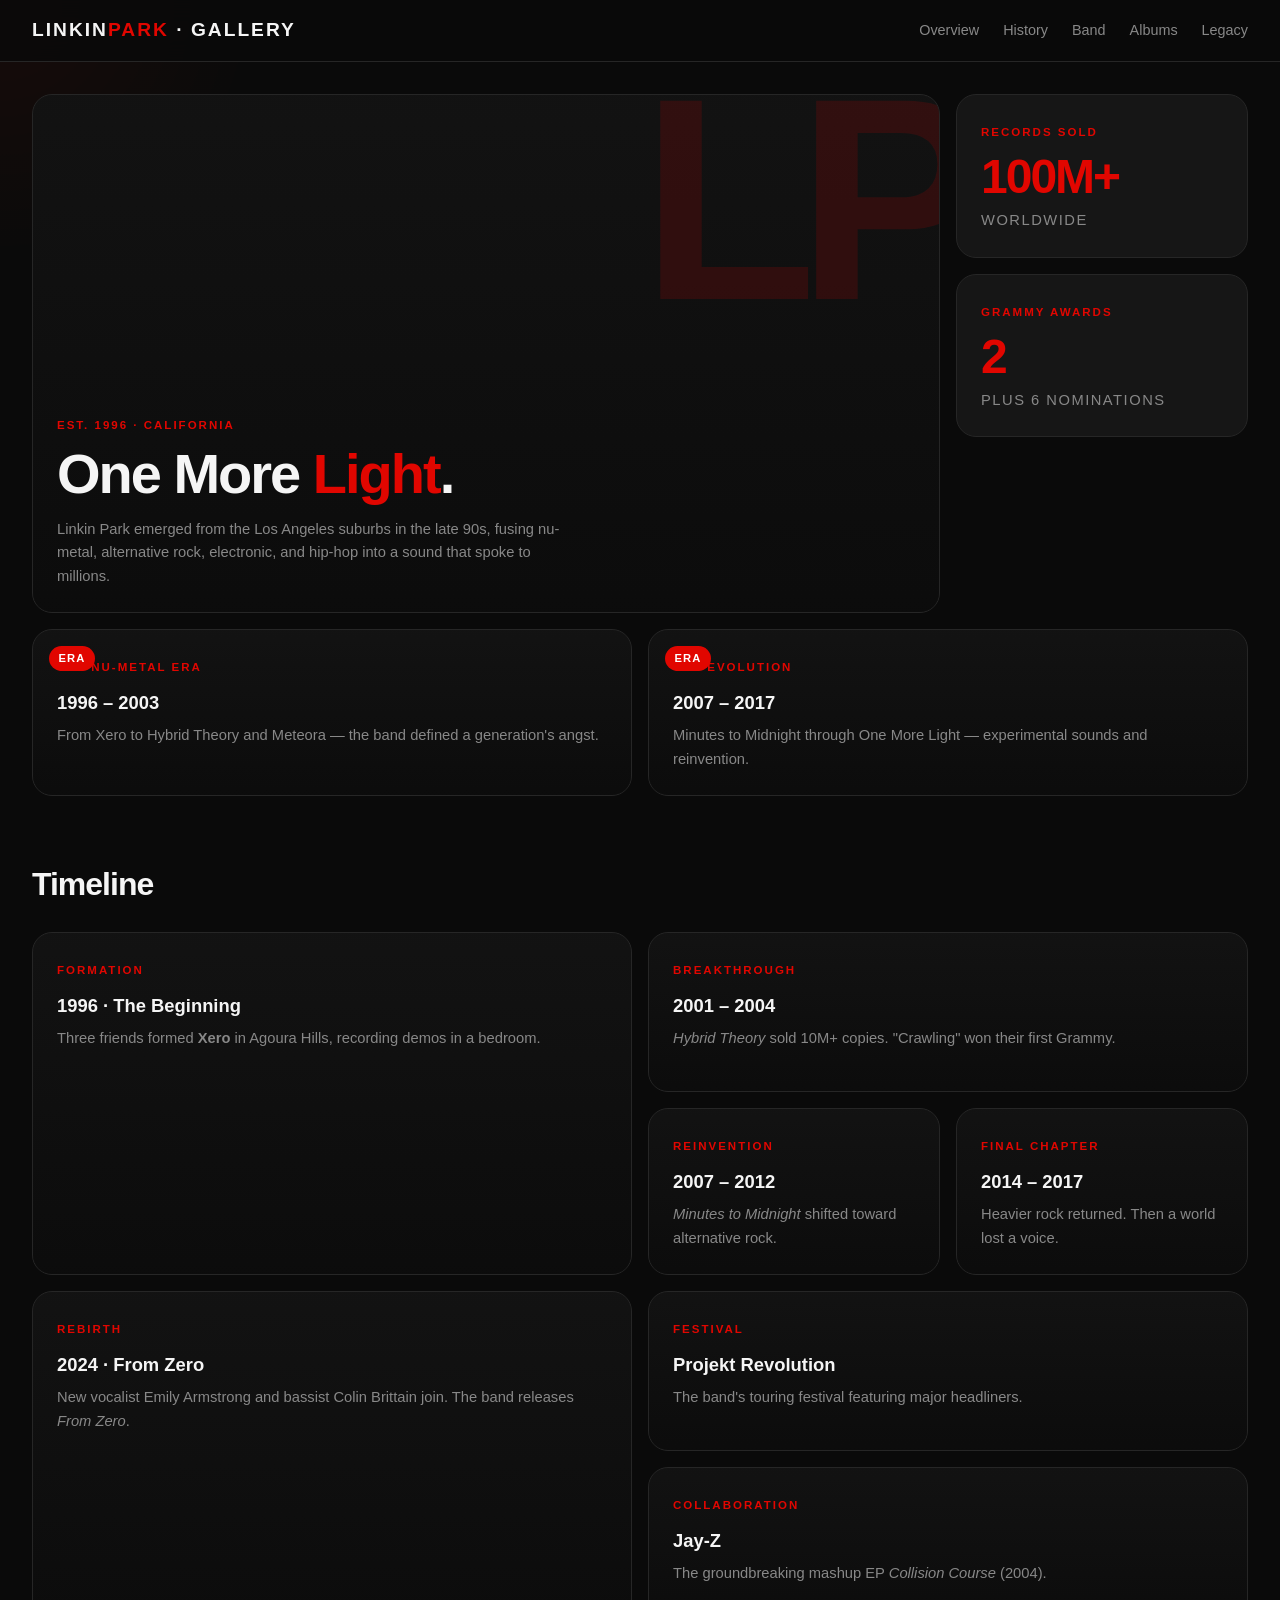
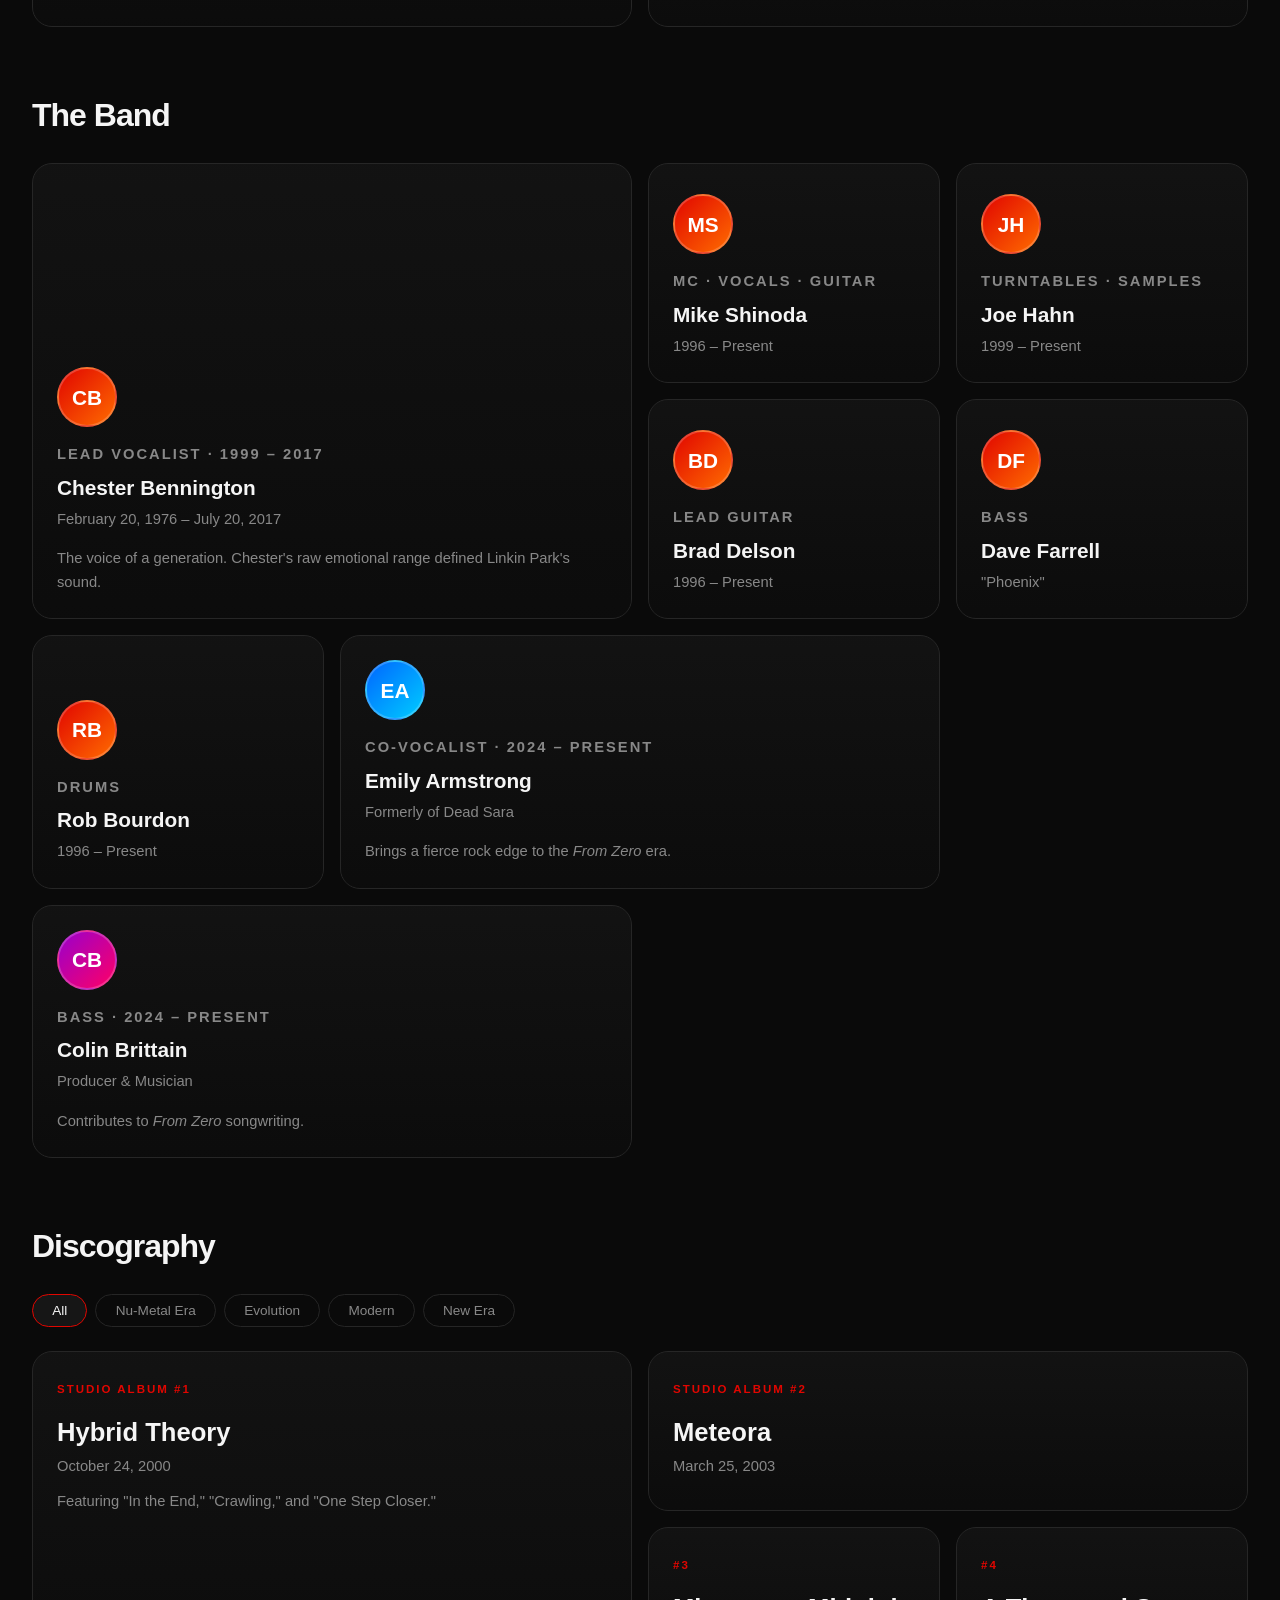
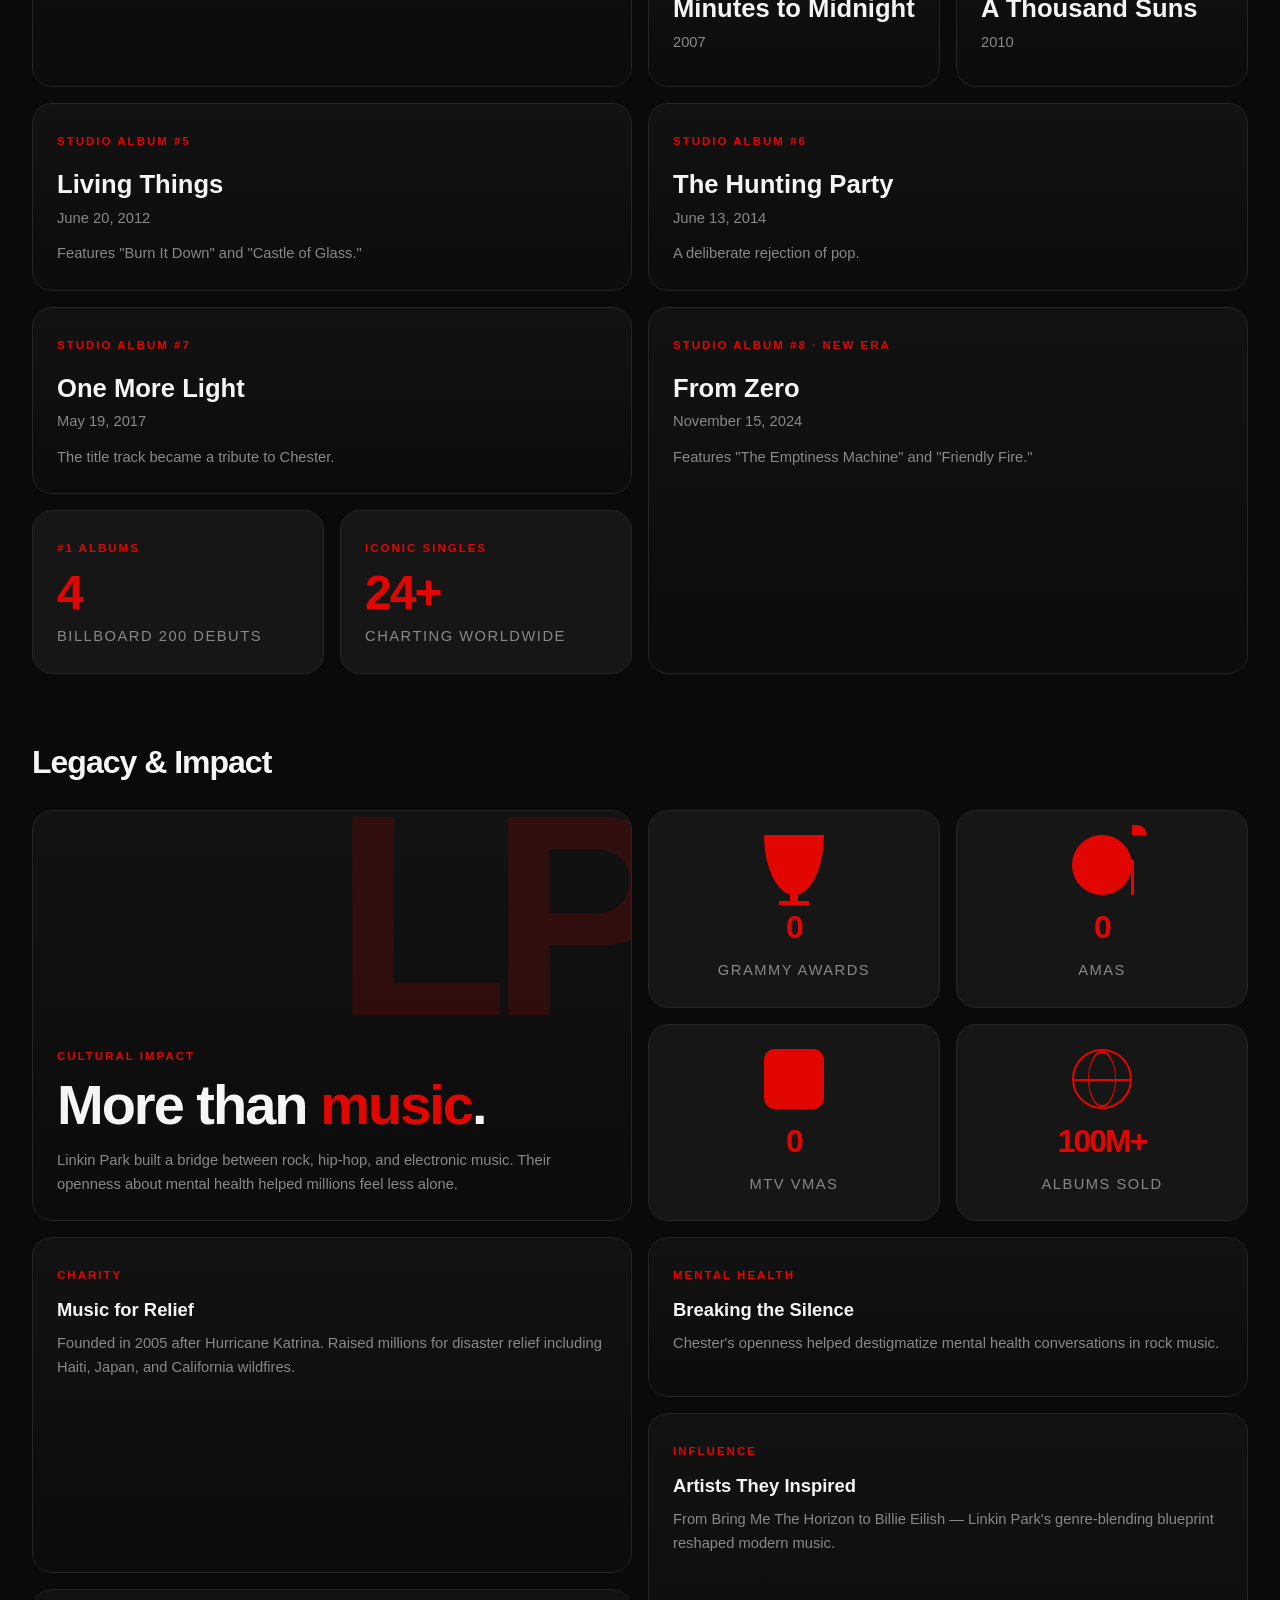
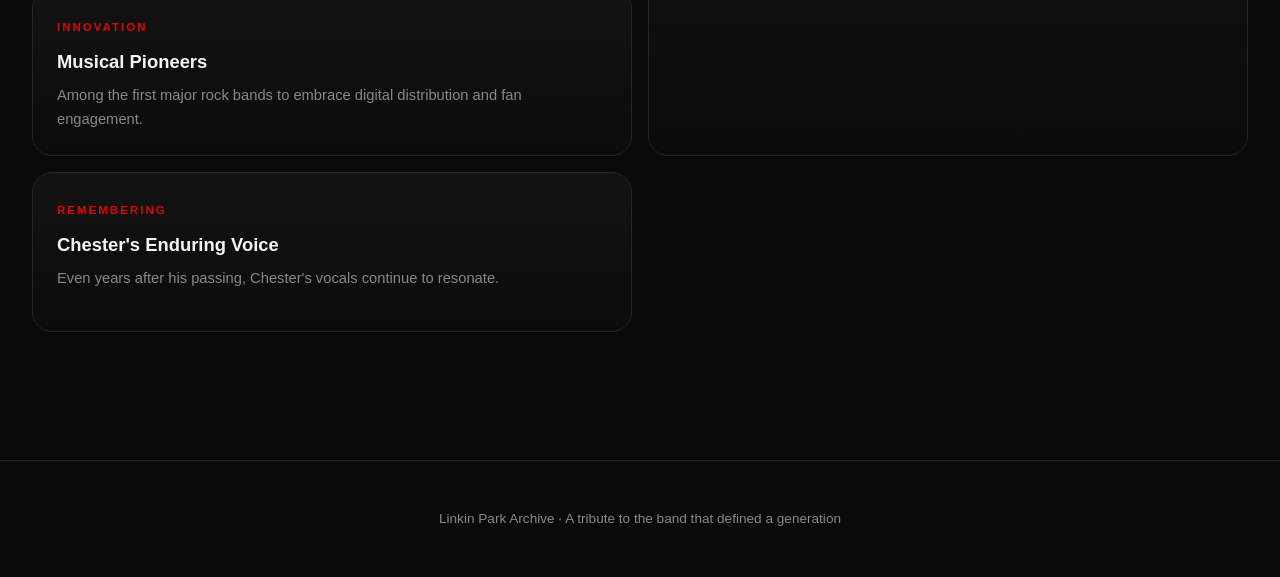
<file: Activity 1 Bento/index.html>
<!DOCTYPE html>
<html lang="en">
<head>
  <meta charset="UTF-8">
  <meta name="viewport" content="width=device-width, initial-scale=1.0">
  <title>Linkin Park — Gallery</title>
  <link rel="stylesheet" href="stylee.css">
</head>
<body>

<div class="cursor-glow" id="cursorGlow"></div>

<header class="header">
  <div class="header__brand">LINKIN<span>PARK</span> · GALLERY</div>
  <nav class="header__nav">
    <a href="#hero" class="header__link">Overview</a>
    <a href="#history" class="header__link">History</a>
    <a href="#members" class="header__link">Band</a>
    <a href="#discography" class="header__link">Albums</a>
    <a href="#legacy" class="header__link">Legacy</a>
  </nav>
</header>

<main class="gallery">

  <!-- OVERVIEW -->
  <section class="gallery__section" id="hero">
    <div class="bento">
      <article class="card card--hero card--span-3 card--row-3 reveal"
               data-gallery
               data-image="https://images.unsplash.com/photo-1501386761578-eac5c94b800a?w=1600"
               data-title="One More Light"
               data-caption="Est. 1996 · California — The band that redefined rock.">
        <div class="card__img" style="background-image:url('https://images.unsplash.com/photo-1501386761578-eac5c94b800a?w=1200')"></div>
        <div class="card__overlay"></div>
        <div class="card__inner">
          <span class="card__tag">Est. 1996 · California</span>
          <h1 class="card__headline">One More <span class="text--accent">Light</span>.</h1>
          <p class="card__body">Linkin Park emerged from the Los Angeles suburbs in the late 90s, fusing nu-metal, alternative rock, electronic, and hip-hop into a sound that spoke to millions.</p>
        </div>
        <div class="card__watermark">LP</div>
        <div class="card__expand">
          <span class="expand__icon"></span>
        </div>
      </article>

      <article class="card card--stat reveal" data-counter="100">
        <div>
          <span class="card__tag">Records Sold</span>
          <div class="card__number"><span class="counter">0</span>M+</div>
        </div>
        <p class="card__footnote">Worldwide</p>
      </article>

      <article class="card card--stat reveal" data-counter="2">
        <div>
          <span class="card__tag">Grammy Awards</span>
          <div class="card__number counter">0</div>
        </div>
        <p class="card__footnote">Plus 6 nominations</p>
      </article>

      <article class="card card--era card--span-2 reveal"
               data-gallery
               data-image="https://images.unsplash.com/photo-1493225457124-a3eb161ffa5f?w=1600"
               data-title="The Nu-Metal Era"
               data-caption="1996 – 2003 · From Xero to Hybrid Theory and Meteora.">
        <div class="card__img" style="background-image:url('https://images.unsplash.com/photo-1493225457124-a3eb161ffa5f?w=1200')"></div>
        <div class="card__overlay"></div>
        <span class="card__badge">ERA</span>
        <div class="card__inner">
          <span class="card__tag">The Nu-Metal Era</span>
          <h3>1996 – 2003</h3>
          <p>From Xero to Hybrid Theory and Meteora — the band defined a generation's angst.</p>
        </div>
        <div class="card__expand"><span class="expand__icon"></span></div>
      </article>

      <article class="card card--era card--span-2 reveal"
               data-gallery
               data-image="https://images.unsplash.com/photo-1470225620780-dba8ba36b745?w=1600"
               data-title="The Evolution"
               data-caption="2007 – 2017 · Experimental sounds and artistic reinvention.">
        <div class="card__img" style="background-image:url('https://images.unsplash.com/photo-1470225620780-dba8ba36b745?w=1200')"></div>
        <div class="card__overlay"></div>
        <span class="card__badge">ERA</span>
        <div class="card__inner">
          <span class="card__tag">The Evolution</span>
          <h3>2007 – 2017</h3>
          <p>Minutes to Midnight through One More Light — experimental sounds and reinvention.</p>
        </div>
        <div class="card__expand"><span class="expand__icon"></span></div>
      </article>
    </div>
  </section>

  <!-- HISTORY -->
  <section class="gallery__section" id="history">
    <h2 class="section__title">Timeline</h2>
    <div class="bento">
      <article class="card card--span-2 card--row-2 reveal"
               data-gallery
               data-image="https://images.unsplash.com/photo-1598488035139-bdbb2231ce04?w=1600"
               data-title="The Beginning · 1996"
               data-caption="Mike, Brad, and Rob formed Xero in a bedroom studio.">
        <div class="card__img" style="background-image:url('https://images.unsplash.com/photo-1598488035139-bdbb2231ce04?w=1200')"></div>
        <div class="card__overlay"></div>
        <div class="card__inner">
          <span class="card__tag">Formation</span>
          <h3>1996 · The Beginning</h3>
          <p>Three friends formed <strong>Xero</strong> in Agoura Hills, recording demos in a bedroom.</p>
        </div>
        <div class="card__expand"><span class="expand__icon"></span></div>
      </article>

      <article class="card card--span-2 reveal"
               data-gallery
               data-image="https://images.unsplash.com/photo-1517647007320-8464bb7f5746?w=1600"
               data-title="Breakthrough · 2001–2004"
               data-caption="Hybrid Theory sold 10M+ copies. First Grammy won.">
        <div class="card__img" style="background-image:url('https://images.unsplash.com/photo-1517647007320-8464bb7f5746?w=1200')"></div>
        <div class="card__overlay"></div>
        <div class="card__inner">
          <span class="card__tag">Breakthrough</span>
          <h3>2001 – 2004</h3>
          <p><em>Hybrid Theory</em> sold 10M+ copies. "Crawling" won their first Grammy.</p>
        </div>
        <div class="card__expand"><span class="expand__icon"></span></div>
      </article>

      <article class="card reveal"
               data-gallery
               data-image="https://images.unsplash.com/photo-1571974599782-87624638275e?w=1600"
               data-title="Reinvention · 2007–2012"
               data-caption="Minutes to Midnight to Living Things.">
        <div class="card__img" style="background-image:url('https://images.unsplash.com/photo-1571974599782-87624638275e?w=1200')"></div>
        <div class="card__overlay"></div>
        <div class="card__inner">
          <span class="card__tag">Reinvention</span>
          <h3>2007 – 2012</h3>
          <p><em>Minutes to Midnight</em> shifted toward alternative rock.</p>
        </div>
        <div class="card__expand"><span class="expand__icon"></span></div>
      </article>

      <article class="card reveal"
               data-gallery
               data-image="https://images.unsplash.com/photo-1501612780327-45045538702b?w=1600"
               data-title="Final Chapter · 2014–2017"
               data-caption="The Hunting Party to One More Light.">
        <div class="card__img" style="background-image:url('https://images.unsplash.com/photo-1501612780327-45045538702b?w=1200')"></div>
        <div class="card__overlay"></div>
        <div class="card__inner">
          <span class="card__tag">Final Chapter</span>
          <h3>2014 – 2017</h3>
          <p>Heavier rock returned. Then a world lost a voice.</p>
        </div>
        <div class="card__expand"><span class="expand__icon"></span></div>
      </article>

      <article class="card card--span-2 card--row-2 reveal"
               data-gallery
               data-image="https://images.unsplash.com/photo-1514525253166-27ee99db8d9f?w=1600"
               data-title="Rebirth · 2024"
               data-caption="From Zero — A new chapter begins.">
        <div class="card__img" style="background-image:url('https://images.unsplash.com/photo-1514525253166-27ee99db8d9f?w=1200')"></div>
        <div class="card__overlay"></div>
        <div class="card__inner">
          <span class="card__tag">Rebirth</span>
          <h3>2024 · From Zero</h3>
          <p>New vocalist Emily Armstrong and bassist Colin Brittain join. The band releases <em>From Zero</em>.</p>
        </div>
        <div class="card__expand"><span class="expand__icon"></span></div>
      </article>

      <article class="card card--span-2 reveal"
               data-gallery
               data-image="https://images.unsplash.com/photo-1459749411175-04bf5292ceea?w=1600"
               data-title="Projekt Revolution"
               data-caption="The band's own touring festival, launched in 2007.">
        <div class="card__img" style="background-image:url('https://images.unsplash.com/photo-1459749411175-04bf5292ceea?w=1200')"></div>
        <div class="card__overlay"></div>
        <div class="card__inner">
          <span class="card__tag">Festival</span>
          <h3>Projekt Revolution</h3>
          <p>The band's touring festival featuring major headliners.</p>
        </div>
        <div class="card__expand"><span class="expand__icon"></span></div>
      </article>

      <article class="card card--span-2 reveal"
               data-gallery
               data-image="https://images.unsplash.com/photo-1571330015055-135b95ee6a02?w=1600"
               data-title="Collision Course"
               data-caption="The groundbreaking mashup EP with Jay-Z.">
        <div class="card__img" style="background-image:url('https://images.unsplash.com/photo-1571330015055-135b95ee6a02?w=1200')"></div>
        <div class="card__overlay"></div>
        <div class="card__inner">
          <span class="card__tag">Collaboration</span>
          <h3>Jay-Z</h3>
          <p>The groundbreaking mashup EP <em>Collision Course</em> (2004).</p>
        </div>
        <div class="card__expand"><span class="expand__icon"></span></div>
      </article>
    </div>
  </section>

  <!-- MEMBERS -->
  <section class="gallery__section" id="members">
    <h2 class="section__title">The Band</h2>
    <div class="bento">
      <article class="card card--member card--span-2 card--row-2 reveal"
               data-gallery
               data-image="https://images.unsplash.com/photo-1493225457124-a3eb161ffa5f?w=1600"
               data-title="Chester Bennington"
               data-caption="Lead Vocalist · 1999 – 2017 · The voice of a generation.">
        <div class="card__img" style="background-image:url('https://images.unsplash.com/photo-1493225457124-a3eb161ffa5f?w=1200')"></div>
        <div class="card__overlay"></div>
        <div class="card__inner">
          <div class="member__avatar" data-initials="CB"></div>
          <p class="member__role">Lead Vocalist · 1999 – 2017</p>
          <div class="member__name">Chester Bennington</div>
          <p class="member__years">February 20, 1976 – July 20, 2017</p>
          <p class="member__bio">The voice of a generation. Chester's raw emotional range defined Linkin Park's sound.</p>
        </div>
        <div class="card__expand"><span class="expand__icon"></span></div>
      </article>

      <article class="card card--member reveal"
               data-gallery
               data-image="https://images.unsplash.com/photo-1520166012956-add9ba0835cb?w=1600"
               data-title="Mike Shinoda"
               data-caption="MC · Vocals · Guitar · 1996 – Present">
        <div class="card__img" style="background-image:url('https://images.unsplash.com/photo-1520166012956-add9ba0835cb?w=1200')"></div>
        <div class="card__overlay"></div>
        <div class="card__inner">
          <div class="member__avatar" data-initials="MS"></div>
          <p class="member__role">MC · Vocals · Guitar</p>
          <div class="member__name">Mike Shinoda</div>
          <p class="member__years">1996 – Present</p>
        </div>
        <div class="card__expand"><span class="expand__icon"></span></div>
      </article>

      <article class="card card--member reveal"
               data-gallery
               data-image="https://images.unsplash.com/photo-1571330015055-135b95ee6a02?w=1600"
               data-title="Joe Hahn"
               data-caption="Turntables · Samples · 1999 – Present">
        <div class="card__img" style="background-image:url('https://images.unsplash.com/photo-1571330015055-135b95ee6a02?w=1200')"></div>
        <div class="card__overlay"></div>
        <div class="card__inner">
          <div class="member__avatar" data-initials="JH"></div>
          <p class="member__role">Turntables · Samples</p>
          <div class="member__name">Joe Hahn</div>
          <p class="member__years">1999 – Present</p>
        </div>
        <div class="card__expand"><span class="expand__icon"></span></div>
      </article>

      <article class="card card--member reveal"
               data-gallery
               data-image="https://images.unsplash.com/photo-1510915361894-db8b60106cb1?w=1600"
               data-title="Brad Delson"
               data-caption="Lead Guitar · 1996 – Present">
        <div class="card__img" style="background-image:url('https://images.unsplash.com/photo-1510915361894-db8b60106cb1?w=1200')"></div>
        <div class="card__overlay"></div>
        <div class="card__inner">
          <div class="member__avatar" data-initials="BD"></div>
          <p class="member__role">Lead Guitar</p>
          <div class="member__name">Brad Delson</div>
          <p class="member__years">1996 – Present</p>
        </div>
        <div class="card__expand"><span class="expand__icon"></span></div>
      </article>

      <article class="card card--member reveal"
               data-gallery
               data-image="https://images.unsplash.com/photo-1558098329-a11cff621064?w=1600"
               data-title="Dave Farrell"
               data-caption="Bass · 'Phoenix'">
        <div class="card__img" style="background-image:url('https://images.unsplash.com/photo-1558098329-a11cff621064?w=1600')"></div>
        <div class="card__overlay"></div>
        <div class="card__inner">
          <div class="member__avatar" data-initials="DF"></div>
          <p class="member__role">Bass</p>
          <div class="member__name">Dave Farrell</div>
          <p class="member__years">"Phoenix"</p>
        </div>
        <div class="card__expand"><span class="expand__icon"></span></div>
      </article>

      <article class="card card--member reveal"
               data-gallery
               data-image="https://images.unsplash.com/photo-1519892300165-cb5542fb47c7?w=1600"
               data-title="Rob Bourdon"
               data-caption="Drums · 1996 – Present">
        <div class="card__img" style="background-image:url('https://images.unsplash.com/photo-1519892300165-cb5542fb47c7?w=1200')"></div>
        <div class="card__overlay"></div>
        <div class="card__inner">
          <div class="member__avatar" data-initials="RB"></div>
          <p class="member__role">Drums</p>
          <div class="member__name">Rob Bourdon</div>
          <p class="member__years">1996 – Present</p>
        </div>
        <div class="card__expand"><span class="expand__icon"></span></div>
      </article>

      <article class="card card--member card--span-2 reveal"
               data-gallery
               data-image="https://images.unsplash.com/photo-1516280440614-37939bbacd81?w=1600"
               data-title="Emily Armstrong"
               data-caption="Co-Vocalist · 2024 – Present · Formerly of Dead Sara">
        <div class="card__img" style="background-image:url('https://images.unsplash.com/photo-1516280440614-37939bbacd81?w=1200')"></div>
        <div class="card__overlay"></div>
        <div class="card__inner">
          <div class="member__avatar member__avatar--blue" data-initials="EA"></div>
          <p class="member__role">Co-Vocalist · 2024 – Present</p>
          <div class="member__name">Emily Armstrong</div>
          <p class="member__years">Formerly of Dead Sara</p>
          <p class="member__bio">Brings a fierce rock edge to the <em>From Zero</em> era.</p>
        </div>
        <div class="card__expand"><span class="expand__icon"></span></div>
      </article>

      <article class="card card--member card--span-2 reveal"
               data-gallery
               data-image="https://images.unsplash.com/photo-1598488035139-bdbb2231ce04?w=1600"
               data-title="Colin Brittain"
               data-caption="Bass · 2024 – Present · Producer & Musician">
        <div class="card__img" style="background-image:url('https://images.unsplash.com/photo-1598488035139-bdbb2231ce04?w=1200')"></div>
        <div class="card__overlay"></div>
        <div class="card__inner">
          <div class="member__avatar member__avatar--purple" data-initials="CB"></div>
          <p class="member__role">Bass · 2024 – Present</p>
          <div class="member__name">Colin Brittain</div>
          <p class="member__years">Producer & Musician</p>
          <p class="member__bio">Contributes to <em>From Zero</em> songwriting.</p>
        </div>
        <div class="card__expand"><span class="expand__icon"></span></div>
      </article>
    </div>
  </section>

  <!-- DISCOGRAPHY -->
  <section class="gallery__section" id="discography">
    <h2 class="section__title">Discography</h2>
    <div class="filter-bar" data-filter>
      <button class="filter__btn is-active" data-filter="all">All</button>
      <button class="filter__btn" data-filter="nu-metal">Nu-Metal Era</button>
      <button class="filter__btn" data-filter="evolution">Evolution</button>
      <button class="filter__btn" data-filter="modern">Modern</button>
      <button class="filter__btn" data-filter="new">New Era</button>
    </div>
    <div class="bento" data-albums>
      <article class="card card--album card--span-2 card--row-2 reveal" data-era="nu-metal"
               data-gallery
               data-image="https://images.unsplash.com/photo-1539375665275-f9de415ef9ac?w=1600"
               data-title="Hybrid Theory"
               data-caption="October 24, 2000 · The debut that changed everything. 27M+ sold.">
        <div class="card__img" style="background-image:url('https://images.unsplash.com/photo-1539375665275-f9de415ef9ac?w=1200')"></div>
        <div class="card__overlay"></div>
        <div class="card__inner">
          <span class="card__tag">Studio Album #1</span>
          <div class="card__album-title">Hybrid Theory</div>
          <p class="card__year">October 24, 2000</p>
          <p class="card__album-desc">Featuring "In the End," "Crawling," and "One Step Closer."</p>
        </div>
        <div class="card__expand"><span class="expand__icon"></span></div>
      </article>

      <article class="card card--album card--span-2 reveal" data-era="nu-metal"
               data-gallery
               data-image="https://images.unsplash.com/photo-1446057032654-9d8885db76c6?w=1600"
               data-title="Meteora"
               data-caption="March 25, 2003 · Debuted at #1 on Billboard 200.">
        <div class="card__img" style="background-image:url('https://images.unsplash.com/photo-1446057032654-9d8885db76c6?w=1200')"></div>
        <div class="card__overlay"></div>
        <div class="card__inner">
          <span class="card__tag">Studio Album #2</span>
          <div class="card__album-title">Meteora</div>
          <p class="card__year">March 25, 2003</p>
        </div>
        <div class="card__expand"><span class="expand__icon"></span></div>
      </article>

      <article class="card card--album reveal" data-era="evolution"
               data-gallery
               data-image="https://images.unsplash.com/photo-1501612780327-45045538702b?w=1600"
               data-title="Minutes to Midnight"
               data-caption="2007 · First #1 album on Billboard 200.">
        <div class="card__img" style="background-image:url('https://images.unsplash.com/photo-1501612780327-45045538702b?w=1200')"></div>
        <div class="card__overlay"></div>
        <div class="card__inner">
          <span class="card__tag">#3</span>
          <div class="card__album-title">Minutes to Midnight</div>
          <p class="card__year">2007</p>
        </div>
        <div class="card__expand"><span class="expand__icon"></span></div>
      </article>

      <article class="card card--album reveal" data-era="evolution"
               data-gallery
               data-image="https://images.unsplash.com/photo-1518972559570-7cc1309f3229?w=1600"
               data-title="A Thousand Suns"
               data-caption="2010 · A concept album about nuclear war.">
        <div class="card__img" style="background-image:url('https://images.unsplash.com/photo-1518972559570-7cc1309f3229?w=1200')"></div>
        <div class="card__overlay"></div>
        <div class="card__inner">
          <span class="card__tag">#4</span>
          <div class="card__album-title">A Thousand Suns</div>
          <p class="card__year">2010</p>
        </div>
        <div class="card__expand"><span class="expand__icon"></span></div>
      </article>

      <article class="card card--album card--span-2 reveal" data-era="evolution"
               data-gallery
               data-image="https://images.unsplash.com/photo-1459749411175-04bf5292ceea?w=1600"
               data-title="Living Things"
               data-caption="June 20, 2012 · Return to heavier, electronic rock.">
        <div class="card__img" style="background-image:url('https://images.unsplash.com/photo-1459749411175-04bf5292ceea?w=1200')"></div>
        <div class="card__overlay"></div>
        <div class="card__inner">
          <span class="card__tag">Studio Album #5</span>
          <div class="card__album-title">Living Things</div>
          <p class="card__year">June 20, 2012</p>
          <p class="card__album-desc">Features "Burn It Down" and "Castle of Glass."</p>
        </div>
        <div class="card__expand"><span class="expand__icon"></span></div>
      </article>

      <article class="card card--album card--span-2 reveal" data-era="modern"
               data-gallery
               data-image="https://images.unsplash.com/photo-1470225620780-dba8ba36b745?w=1600"
               data-title="The Hunting Party"
               data-caption="June 13, 2014 · Heaviest album since Meteora.">
        <div class="card__img" style="background-image:url('https://images.unsplash.com/photo-1470225620780-dba8ba36b745?w=1200')"></div>
        <div class="card__overlay"></div>
        <div class="card__inner">
          <span class="card__tag">Studio Album #6</span>
          <div class="card__album-title">The Hunting Party</div>
          <p class="card__year">June 13, 2014</p>
          <p class="card__album-desc">A deliberate rejection of pop.</p>
        </div>
        <div class="card__expand"><span class="expand__icon"></span></div>
      </article>

      <article class="card card--album card--span-2 reveal" data-era="modern"
               data-gallery
               data-image="https://images.unsplash.com/photo-1514525253166-27ee99db8d9f?w=1600"
               data-title="One More Light"
               data-caption="May 19, 2017 · Pop-influenced and deeply personal.">
        <div class="card__img" style="background-image:url('https://images.unsplash.com/photo-1514525253166-27ee99db8d9f?w=1200')"></div>
        <div class="card__overlay"></div>
        <div class="card__inner">
          <span class="card__tag">Studio Album #7</span>
          <div class="card__album-title">One More Light</div>
          <p class="card__year">May 19, 2017</p>
          <p class="card__album-desc">The title track became a tribute to Chester.</p>
        </div>
        <div class="card__expand"><span class="expand__icon"></span></div>
      </article>

      <article class="card card--album card--span-2 card--row-2 reveal" data-era="new"
               data-gallery
               data-image="https://images.unsplash.com/photo-1506157786151-b8491531f063?w=1600"
               data-title="From Zero"
               data-caption="November 15, 2024 · First album with Emily Armstrong and Colin Brittain.">
        <div class="card__img" style="background-image:url('https://images.unsplash.com/photo-1506157786151-b8491531f063?w=1200')"></div>
        <div class="card__overlay"></div>
        <div class="card__inner">
          <span class="card__tag">Studio Album #8 · New Era</span>
          <div class="card__album-title">From Zero</div>
          <p class="card__year">November 15, 2024</p>
          <p class="card__album-desc">Features "The Emptiness Machine" and "Friendly Fire."</p>
        </div>
        <div class="card__expand"><span class="expand__icon"></span></div>
      </article>

      <article class="card card--stat reveal" data-counter="6">
        <div>
          <span class="card__tag">#1 Albums</span>
          <div class="card__number counter">0</div>
        </div>
        <p class="card__footnote">Billboard 200 debuts</p>
      </article>

      <article class="card card--stat reveal" data-counter="30">
        <div>
          <span class="card__tag">Iconic Singles</span>
          <div class="card__number"><span class="counter">0</span>+</div>
        </div>
        <p class="card__footnote">Charting worldwide</p>
      </article>
    </div>
  </section>

  <!-- LEGACY -->
  <section class="gallery__section" id="legacy">
    <h2 class="section__title">Legacy & Impact</h2>
    <div class="bento">
      <article class="card card--hero card--span-2 card--row-2 reveal"
               data-gallery
               data-image="https://images.unsplash.com/photo-1501386761578-eac5c94b800a?w=1600"
               data-title="More than music"
               data-caption="A bridge between rock, hip-hop, and electronic music.">
        <div class="card__img" style="background-image:url('https://images.unsplash.com/photo-1501386761578-eac5c94b800a?w=1200')"></div>
        <div class="card__overlay"></div>
        <div class="card__inner">
          <span class="card__tag">Cultural Impact</span>
          <h1 class="card__headline">More than <span class="text--accent">music</span>.</h1>
          <p class="card__body">Linkin Park built a bridge between rock, hip-hop, and electronic music. Their openness about mental health helped millions feel less alone.</p>
        </div>
        <div class="card__watermark">LP</div>
        <div class="card__expand"><span class="expand__icon"></span></div>
      </article>

      <article class="card card--award reveal">
        <div class="card__glyph glyph--trophy"></div>
        <div class="card__number counter" data-target="2">0</div>
        <p class="card__footnote">Grammy Awards</p>
      </article>

      <article class="card card--award reveal">
        <div class="card__glyph glyph--note"></div>
        <div class="card__number counter" data-target="6">0</div>
        <p class="card__footnote">AMAs</p>
      </article>

      <article class="card card--award reveal">
        <div class="card__glyph glyph--mic"></div>
        <div class="card__number counter" data-target="9">0</div>
        <p class="card__footnote">MTV VMAs</p>
      </article>

      <article class="card card--award reveal">
        <div class="card__glyph glyph--globe"></div>
        <div class="card__number">100M+</div>
        <p class="card__footnote">Albums Sold</p>
      </article>

      <article class="card card--span-2 card--row-2 reveal"
               data-gallery
               data-image="https://images.unsplash.com/photo-1593118247619-e2d6f056869e?w=1600"
               data-title="Music for Relief"
               data-caption="Founded 2005 · Disaster relief and environmental causes.">
        <div class="card__img" style="background-image:url('https://images.unsplash.com/photo-1593118247619-e2d6f056869e?w=1200')"></div>
        <div class="card__overlay"></div>
        <div class="card__inner">
          <span class="card__tag">Charity</span>
          <h3>Music for Relief</h3>
          <p>Founded in 2005 after Hurricane Katrina. Raised millions for disaster relief including Haiti, Japan, and California wildfires.</p>
        </div>
        <div class="card__expand"><span class="expand__icon"></span></div>
      </article>

      <article class="card card--span-2 reveal"
               data-gallery
               data-image="https://images.unsplash.com/photo-1542816417-0983c9c9ad53?w=1600"
               data-title="Breaking the Silence"
               data-caption="Chester's openness about depression and addiction.">
        <div class="card__img" style="background-image:url('https://images.unsplash.com/photo-1542816417-0983c9c9ad53?w=1200')"></div>
        <div class="card__overlay"></div>
        <div class="card__inner">
          <span class="card__tag">Mental Health</span>
          <h3>Breaking the Silence</h3>
          <p>Chester's openness helped destigmatize mental health conversations in rock music.</p>
        </div>
        <div class="card__expand"><span class="expand__icon"></span></div>
      </article>

      <article class="card card--span-2 card--row-2 reveal"
               data-gallery
               data-image="https://images.unsplash.com/photo-1429962690306-88996b1b72a8?w=1600"
               data-title="Artists They Inspired"
               data-caption="From BMTH to Billie Eilish — a genre-blending blueprint.">
        <div class="card__img" style="background-image:url('https://images.unsplash.com/photo-1429962690306-88996b1b72a8?w=1200')"></div>
        <div class="card__overlay"></div>
        <div class="card__inner">
          <span class="card__tag">Influence</span>
          <h3>Artists They Inspired</h3>
          <p>From Bring Me The Horizon to Billie Eilish — Linkin Park's genre-blending blueprint reshaped modern music.</p>
        </div>
        <div class="card__expand"><span class="expand__icon"></span></div>
      </article>

      <article class="card card--span-2 reveal"
               data-gallery
               data-image="https://images.unsplash.com/photo-1598488035139-bdbb2231ce04?w=1600"
               data-title="Musical Pioneers"
               data-caption="Among the first rock bands to embrace digital distribution.">
        <div class="card__img" style="background-image:url('https://images.unsplash.com/photo-1598488035139-bdbb2231ce04?w=1200')"></div>
        <div class="card__overlay"></div>
        <div class="card__inner">
          <span class="card__tag">Innovation</span>
          <h3>Musical Pioneers</h3>
          <p>Among the first major rock bands to embrace digital distribution and fan engagement.</p>
        </div>
        <div class="card__expand"><span class="expand__icon"></span></div>
      </article>

      <article class="card card--span-2 reveal"
               data-gallery
               data-image="https://images.unsplash.com/photo-1507003211169-0a1dd7228f2d?w=1600"
               data-title="Chester's Enduring Voice"
               data-caption="His recordings remain timeless.">
        <div class="card__img" style="background-image:url('https://images.unsplash.com/photo-1507003211169-0a1dd7228f2d?w=1200')"></div>
        <div class="card__overlay"></div>
        <div class="card__inner">
          <span class="card__tag">Remembering</span>
          <h3>Chester's Enduring Voice</h3>
          <p>Even years after his passing, Chester's vocals continue to resonate.</p>
        </div>
        <div class="card__expand"><span class="expand__icon"></span></div>
      </article>
    </div>
  </section>

</main>

<!-- LIGHTBOX -->
<div class="lightbox" id="lightbox" aria-hidden="true" role="dialog">
  <div class="lightbox__backdrop"></div>
  <button class="lightbox__close" aria-label="Close">×</button>
  <button class="lightbox__nav lightbox__nav--prev" aria-label="Previous">
    <span class="nav__arrow"></span>
  </button>
  <button class="lightbox__nav lightbox__nav--next" aria-label="Next">
    <span class="nav__arrow"></span>
  </button>
  <div class="lightbox__stage">
    <img class="lightbox__img" alt="">
    <div class="lightbox__caption">
      <h3 class="lightbox__title"></h3>
      <p class="lightbox__desc"></p>
    </div>
  </div>
  <div class="lightbox__counter">
    <span class="lightbox__current">0</span> / <span class="lightbox__total">0</span>
  </div>
</div>

<footer class="footer">
  <p>Linkin Park Archive · A tribute to the band that defined a generation</p>
</footer>

<script src="jav.js"></script>
</body>
</html>
</file>
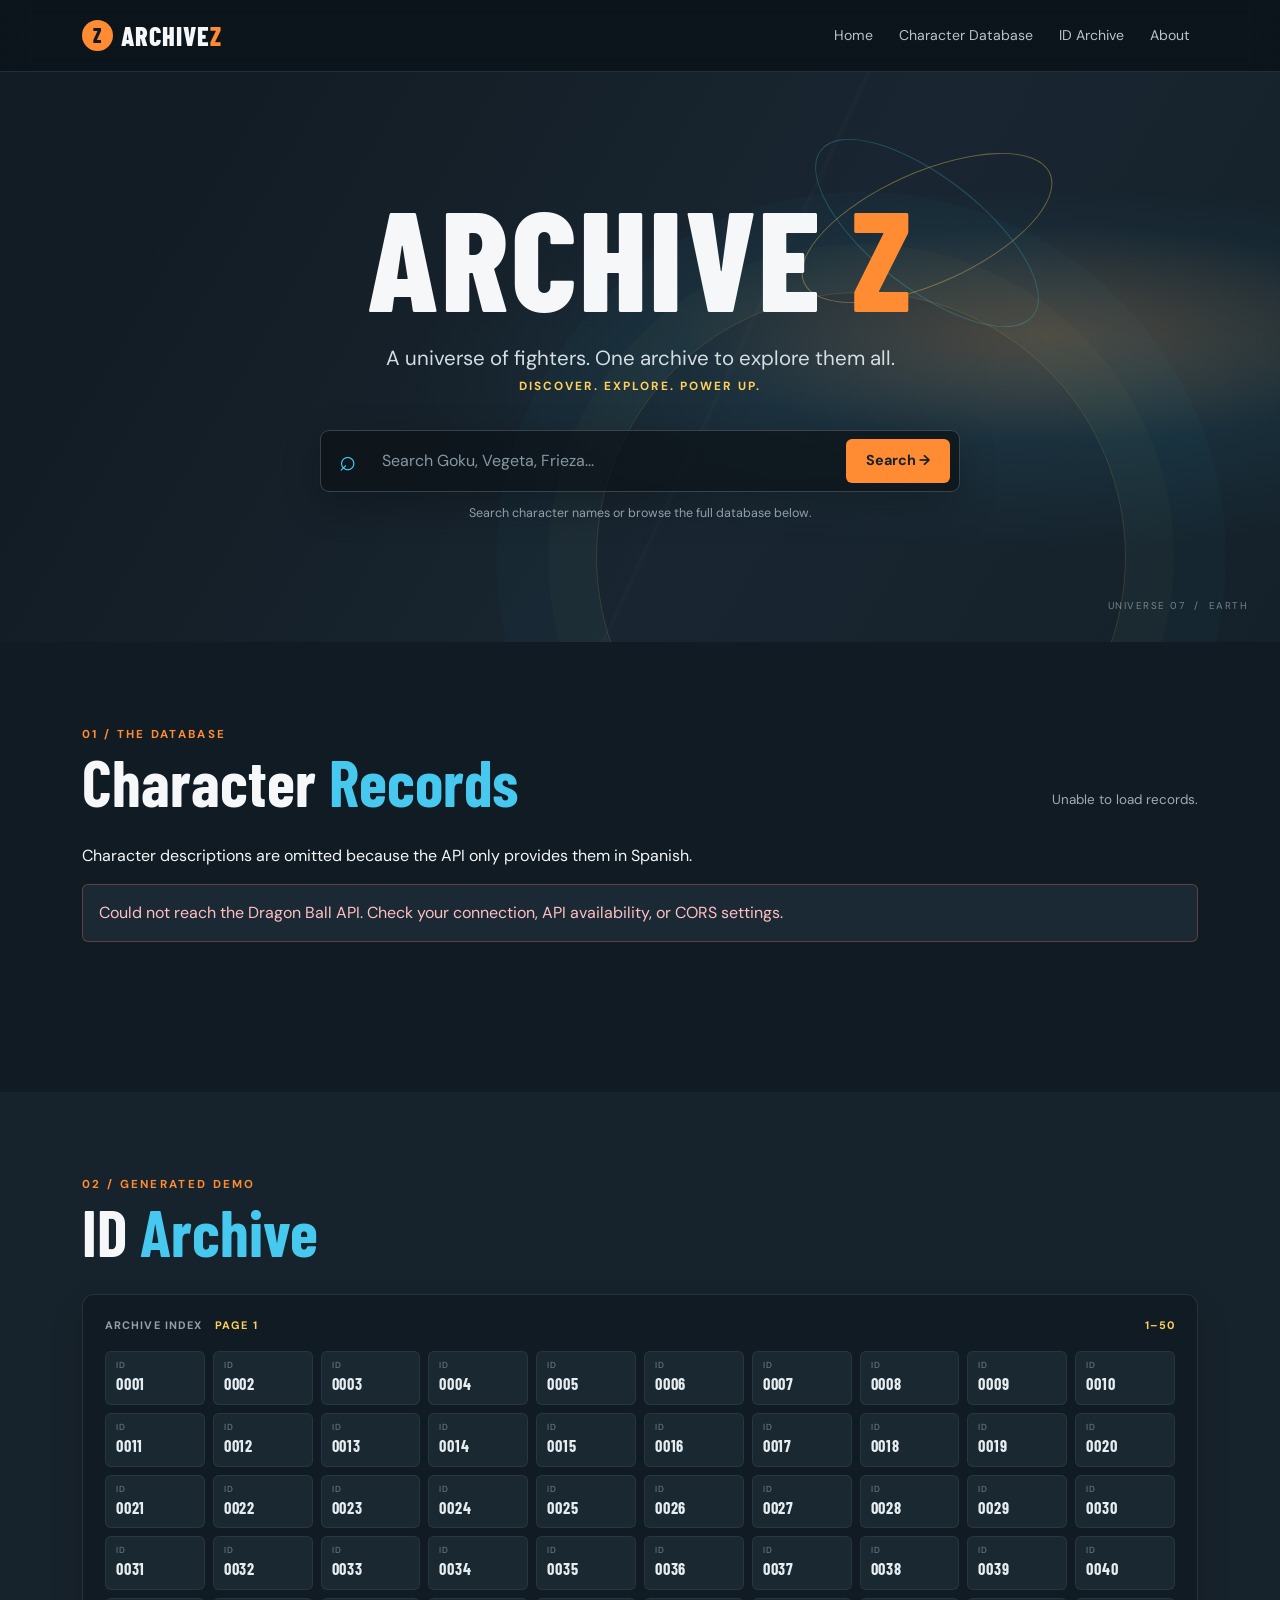
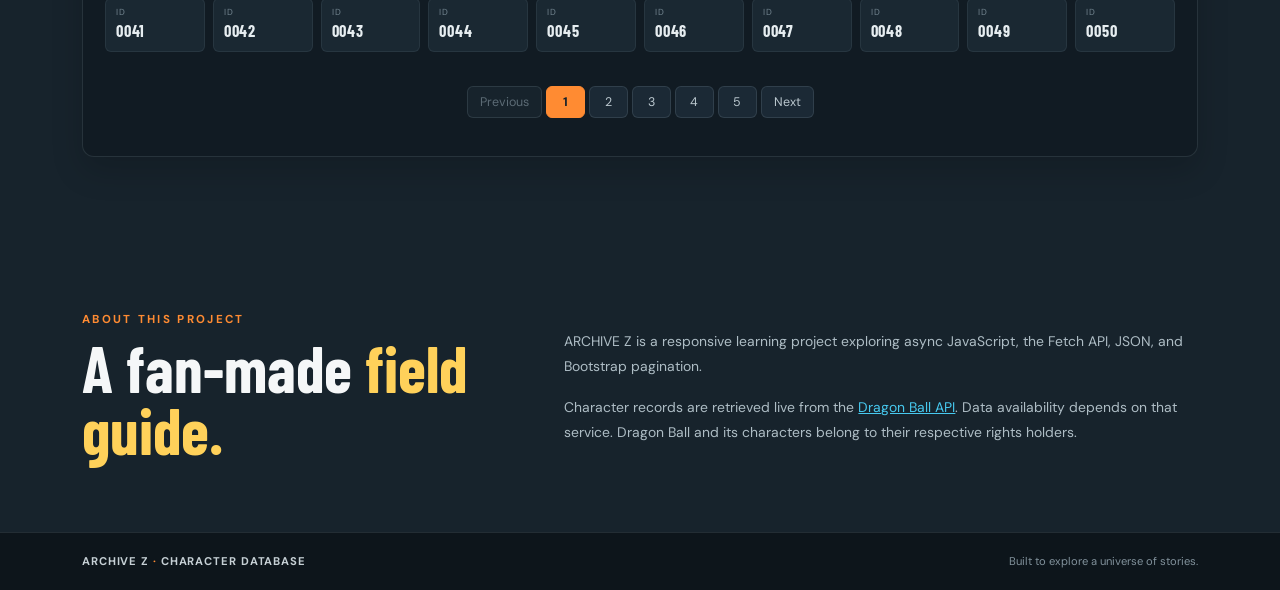
<file: Midterms exam/index.html>
<!doctype html>
<html lang="en">
<head>
  <meta charset="utf-8">
  <meta name="viewport" content="width=device-width, initial-scale=1">
  <meta name="theme-color" content="#101820">
  <meta name="description" content="Search the Dragon Ball character database and browse a generated ID archive.">
  <title>ARCHIVE Z — Dragon Ball Character Database</title>
  <link rel="preconnect" href="https://fonts.googleapis.com">
  <link rel="preconnect" href="https://fonts.gstatic.com" crossorigin>
  <link href="https://fonts.googleapis.com/css2?family=Barlow+Condensed:wght@600;700;800&family=DM+Sans:wght@400;500;600;700&display=swap" rel="stylesheet">
  <link href="https://cdn.jsdelivr.net/npm/bootstrap@5.3.3/dist/css/bootstrap.min.css" rel="stylesheet">
  <link href="css/style.css" rel="stylesheet">
</head>
<body>
  <nav class="navbar navbar-expand-lg navbar-dark site-nav sticky-top">
    <div class="container">
      <a class="navbar-brand brand-mark" href="#home" aria-label="Archive Z home"><span class="brand-orb">Z</span> ARCHIVE<span class="brand-z">Z</span></a>
      <button class="navbar-toggler" type="button" data-bs-toggle="collapse" data-bs-target="#mainNavigation" aria-controls="mainNavigation" aria-expanded="false" aria-label="Toggle navigation">
        <span class="navbar-toggler-icon"></span>
      </button>
      <div class="collapse navbar-collapse" id="mainNavigation">
        <ul class="navbar-nav ms-auto align-items-lg-center">
          <li class="nav-item"><a class="nav-link" href="#home">Home</a></li>
          <li class="nav-item"><a class="nav-link" href="#database">Character Database</a></li>
          <li class="nav-item"><a class="nav-link" href="#id-archive">ID Archive</a></li>
          <li class="nav-item"><a class="nav-link" href="#about">About</a></li>
        </ul>
      </div>
    </div>
  </nav>

  <main>
    <section class="hero-section" id="home">
      <div class="hero-orbit orbit-one"></div>
      <div class="hero-orbit orbit-two"></div>
      <div class="container hero-content">
        
        <h1>ARCHIVE <span>Z</span></h1>
        <p class="hero-copy">A universe of fighters. One archive to explore them all.</p>
        <p class="hero-tagline">DISCOVER. EXPLORE. POWER UP.</p>
        <form class="search-panel" id="searchForm" role="search">
          <label class="visually-hidden" for="characterSearch">Search Dragon Ball characters</label>
          <span class="search-symbol" aria-hidden="true">⌕</span>
          <input id="characterSearch" class="form-control" type="search" placeholder="Search Goku, Vegeta, Frieza..." autocomplete="off">
          <button class="btn btn-search" type="submit">Search <span aria-hidden="true">→</span></button>
        </form>
        <p class="hero-note">Search character names or browse the full database below.</p>
      </div>
      <div class="hero-coordinate" aria-hidden="true">UNIVERSE 07&nbsp; / &nbsp;EARTH</div>
    </section>

    <section class="content-section database-section" id="database">
      <div class="container">
        <div class="section-heading">
          <div>
            <p class="eyebrow section-eyebrow">01 / THE DATABASE</p>
            <h2>Character <span>Records</span></h2>
          </div>
          <p class="section-aside" id="resultSummary" aria-live="polite">Connect to the archive to load records.</p>
        </div>
        <p class="api-language-note">Character descriptions are omitted because the API only provides them in Spanish.</p>
        <div class="loading-wrap d-none" id="loadingState" role="status" aria-live="polite">
          <div class="loading-label"><span class="loading-pulse"></span> Searching the Dragon Ball Database...</div>
          <div class="progress loading-track" aria-label="Loading">
            <div class="progress-bar loading-bar"></div>
          </div>
        </div>
        <div class="alert archive-alert d-none" id="statusMessage" role="status"></div>
        <div class="character-grid" id="characterGrid" aria-live="polite"></div>
        <nav class="pagination-wrap" aria-label="Character results pages">
          <ul class="pagination justify-content-center" id="characterPagination"></ul>
        </nav>
      </div>
    </section>

    <section class="content-section id-section" id="id-archive">
      <div class="container">
        <div class="section-heading">
          <div>
            <p class="eyebrow section-eyebrow">02 / GENERATED DEMO</p>
            <h2>ID <span>Archive</span></h2>
          </div>
         
        </div>
        <div class="id-panel">
          <div class="id-panel-top">
            <p class="mb-0">ARCHIVE INDEX <span id="idPageLabel">PAGE 1</span></p>
            <p class="mb-0"><span id="idRangeLabel">1–50</span> 
          </div>
          <div class="id-grid" id="idGrid"></div>
          <nav class="pagination-wrap id-pagination" aria-label="ID archive pages">
            <ul class="pagination justify-content-center" id="idPagination"></ul>
          </nav>
        </div>
      </div>
    </section>

    <section class="about-section" id="about">
      <div class="container about-inner">
        <div>
          <p class="eyebrow section-eyebrow">ABOUT THIS PROJECT</p>
          <h2>A fan-made <span>field guide.</span></h2>
        </div>
        <div class="about-copy">
          <p>ARCHIVE Z is a responsive learning project exploring async JavaScript, the Fetch API, JSON, and Bootstrap pagination.</p>
          <p>Character records are retrieved live from the <a href="https://web.dragonball-api.com/" target="_blank" rel="noreferrer">Dragon Ball API</a>. Data availability depends on that service. Dragon Ball and its characters belong to their respective rights holders.</p>
        </div>
      </div>
    </section>
  </main>
  <footer class="site-footer">
    <div class="container d-flex flex-column flex-sm-row justify-content-between gap-2">
      <span class="footer-brand">ARCHIVE Z <span>·</span> CHARACTER DATABASE</span>
      <span>Built to explore a universe of stories.</span>
    </div>
  </footer>
  <script src="https://cdn.jsdelivr.net/npm/bootstrap@5.3.3/dist/js/bootstrap.bundle.min.js"></script>
  <script type="module" src="js/app.js"></script>
</body>
</html>
</file>
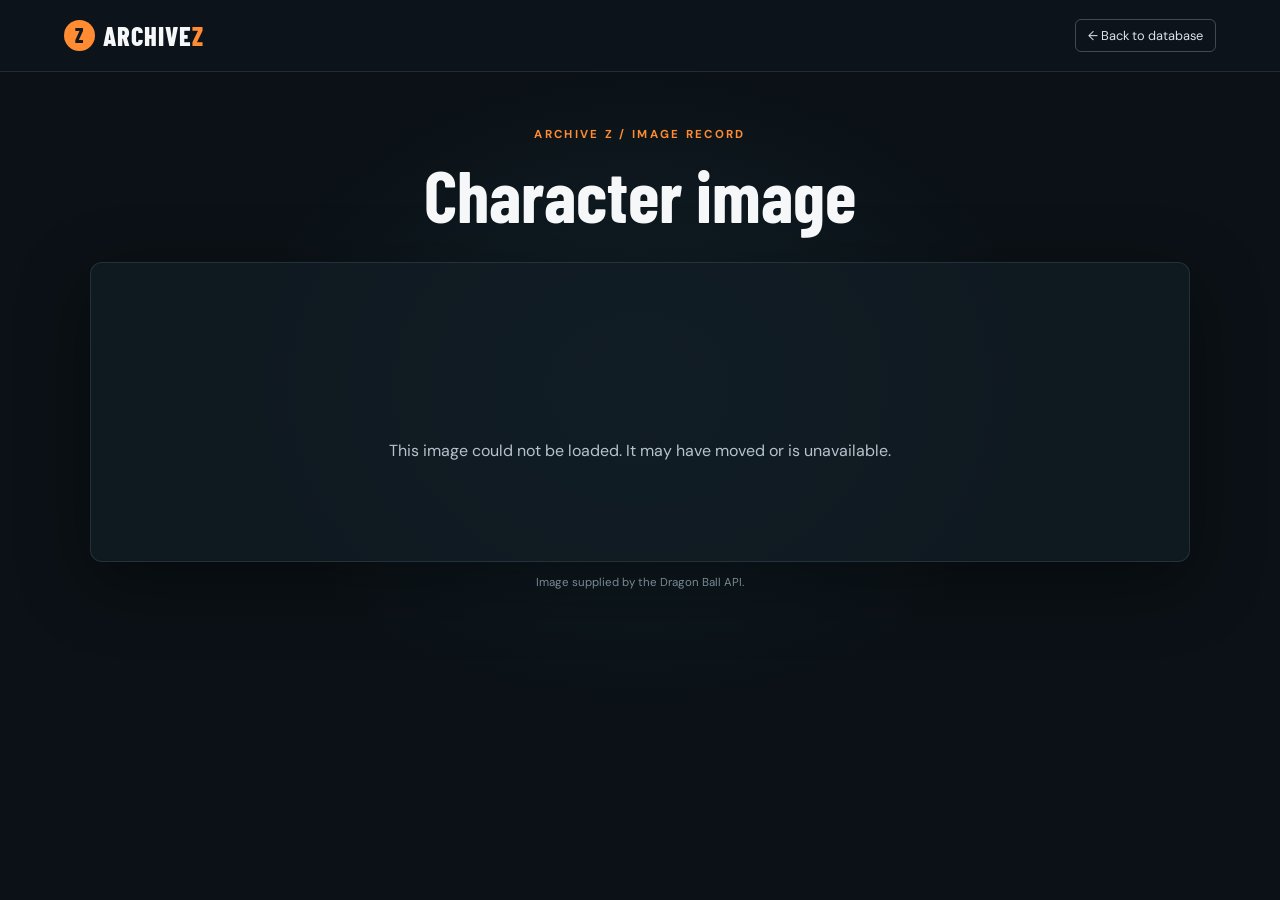
<file: Midterms exam/view.html>
<!doctype html>
<html lang="en">
<head>
  <meta charset="utf-8">
  <meta name="viewport" content="width=device-width, initial-scale=1">
  <meta name="theme-color" content="#101820">
  <title>Image Viewer — ARCHIVE Z</title>
  <link rel="preconnect" href="https://fonts.googleapis.com">
  <link rel="preconnect" href="https://fonts.gstatic.com" crossorigin>
  <link href="https://fonts.googleapis.com/css2?family=Barlow+Condensed:wght@600;700;800&family=DM+Sans:wght@400;500;600;700&display=swap" rel="stylesheet">
  <link href="https://cdn.jsdelivr.net/npm/bootstrap@5.3.3/dist/css/bootstrap.min.css" rel="stylesheet">
  <link href="css/style.css" rel="stylesheet">
</head>
<body class="viewer-body">
  <header class="viewer-header">
    <a class="navbar-brand brand-mark" href="index.html"><span class="brand-orb">Z</span> ARCHIVE<span class="brand-z">Z</span></a>
    <a class="btn btn-outline-light viewer-back" href="index.html#database"><span aria-hidden="true">←</span> Back to database</a>
  </header>
  <main class="viewer-main">
    <p class="eyebrow section-eyebrow">ARCHIVE Z / IMAGE RECORD</p>
    <h1 id="viewerTitle">Character image</h1>
    <div class="viewer-frame" id="viewerFrame">
      <img id="viewerImage" alt="">
      <p class="viewer-error d-none" id="viewerError" role="status">This image could not be loaded. It may have moved or is unavailable.</p>
    </div>
    <p class="viewer-caption">Image supplied by the Dragon Ball API.</p>
  </main>
  <script type="module" src="js/viewer.js"></script>
</body>
</html>
</file>
<file: Activity 1 Bento/stylee.css>
:root {
  --bg: #0a0a0a;
  --surface: #161616;
  --surface-hover: #1f1f1f;
  --accent: #e10600;
  --accent-dim: #8b0400;
  --accent-glow: rgba(225, 6, 0, 0.4);
  --text: #f5f5f5;
  --text-dim: #ccc;
  --muted: #888;
  --border: #262626;
  --border-hover: #333;
  --radius: 20px;
  --transition: 0.3s cubic-bezier(0.4, 0, 0.2, 1);
}

* { margin: 0; padding: 0; box-sizing: border-box; }

html { scroll-behavior: smooth; }

body {
  font-family: -apple-system, BlinkMacSystemFont, 'Segoe UI', Inter, sans-serif;
  background: var(--bg);
  color: var(--text);
  min-height: 100vh;
  overflow-x: hidden;
  line-height: 1.5;
}

/* CURSOR GLOW */
.cursor-glow {
  position: fixed;
  width: 500px;
  height: 500px;
  border-radius: 50%;
  background: radial-gradient(circle, var(--accent-glow) 0%, transparent 70%);
  pointer-events: none;
  transform: translate(-50%, -50%);
  z-index: 1;
  opacity: 0.15;
  transition: opacity 0.4s;
  mix-blend-mode: screen;
}

/* HEADER */
.header {
  position: sticky;
  top: 0;
  z-index: 100;
  background: rgba(10, 10, 10, 0.85);
  backdrop-filter: blur(12px);
  -webkit-backdrop-filter: blur(12px);
  border-bottom: 1px solid var(--border);
  padding: 1rem 2rem;
  display: flex;
  justify-content: space-between;
  align-items: center;
}

.header__brand {
  font-weight: 900;
  font-size: 1.2rem;
  letter-spacing: 2px;
}

.header__brand span { color: var(--accent); }

.header__nav { display: flex; gap: 1.5rem; }

.header__link {
  color: var(--muted);
  text-decoration: none;
  font-size: 0.9rem;
  font-weight: 500;
  transition: var(--transition);
  position: relative;
}

.header__link:hover { color: var(--text); }

.header__link::after {
  content: '';
  position: absolute;
  bottom: -4px;
  left: 0;
  width: 0;
  height: 2px;
  background: var(--accent);
  transition: var(--transition);
}

.header__link:hover::after { width: 100%; }

/* GALLERY */
.gallery {
  max-width: 1400px;
  margin: 0 auto;
  padding: 2rem;
  position: relative;
  z-index: 2;
}

.gallery__section { margin-bottom: 4rem; }

.section__title {
  font-size: 2rem;
  font-weight: 900;
  margin-bottom: 1.5rem;
  letter-spacing: -1px;
}

.text--accent { color: var(--accent); }

/* BENTO */
.bento {
  display: grid;
  grid-template-columns: repeat(4, 1fr);
  grid-auto-rows: minmax(160px, auto);
  gap: 1rem;
}

/* CARD BASE */
.card {
  background: var(--surface);
  border: 1px solid var(--border);
  border-radius: var(--radius);
  padding: 1.5rem;
  transition: var(--transition);
  position: relative;
  overflow: hidden;
  display: flex;
  flex-direction: column;
}

.card--gallery { cursor: pointer; }

.card[data-gallery] { cursor: pointer; }

.card[data-gallery]:hover {
  transform: translateY(-4px) scale(1.01);
  border-color: var(--accent-dim);
  box-shadow: 0 20px 60px -20px var(--accent-glow);
}

.card h3 {
  font-size: 1.15rem;
  margin-bottom: 0.5rem;
  font-weight: 700;
  position: relative;
  z-index: 3;
}

.card p {
  color: var(--muted);
  font-size: 0.92rem;
  line-height: 1.6;
  position: relative;
  z-index: 3;
}

.card__tag {
  display: inline-block;
  font-size: 0.72rem;
  color: var(--accent);
  text-transform: uppercase;
  letter-spacing: 2px;
  font-weight: 600;
  margin-bottom: 0.75rem;
  position: relative;
  z-index: 3;
}

.card__footnote {
  font-size: 0.82rem;
  color: var(--muted);
  text-transform: uppercase;
  letter-spacing: 1.5px;
  margin-top: 0.5rem;
}

/* CARD IMAGE */
.card__img {
  position: absolute;
  inset: 0;
  background-size: cover;
  background-position: center;
  transition: transform 0.6s cubic-bezier(0.4, 0, 0.2, 1);
  z-index: 1;
}

.card[data-gallery]:hover .card__img {
  transform: scale(1.08);
}

.card__overlay {
  position: absolute;
  inset: 0;
  background: linear-gradient(180deg, rgba(10,10,10,0.3) 0%, rgba(10,10,10,0.85) 100%);
  z-index: 2;
  transition: var(--transition);
}

.card[data-gallery]:hover .card__overlay {
  background: linear-gradient(180deg, rgba(10,10,10,0.2) 0%, rgba(10,10,10,0.9) 100%);
}

/* EXPAND ICON */
.card__expand {
  position: absolute;
  top: 1rem;
  right: 1rem;
  width: 36px;
  height: 36px;
  background: rgba(225, 6, 0, 0.9);
  border-radius: 50%;
  display: flex;
  align-items: center;
  justify-content: center;
  z-index: 4;
  opacity: 0;
  transform: scale(0.5);
  transition: var(--transition);
}

.card[data-gallery]:hover .card__expand {
  opacity: 1;
  transform: scale(1);
}

.expand__icon {
  width: 14px;
  height: 14px;
  position: relative;
}

.expand__icon::before,
.expand__icon::after {
  content: '';
  position: absolute;
  background: white;
}

.expand__icon::before {
  top: 0;
  right: 0;
  width: 10px;
  height: 2px;
  box-shadow: 0 10px 0 white;
}

.expand__icon::after {
  top: 0;
  right: 0;
  width: 2px;
  height: 10px;
  box-shadow: -10px 0 0 white;
}

/* SIZES */
.card--span-2 { grid-column: span 2; }
.card--span-3 { grid-column: span 3; }
.card--row-2 { grid-row: span 2; }
.card--row-3 { grid-row: span 3; }

/* HERO */
.card--hero {
  min-height: 320px;
  justify-content: flex-end;
}

.card__inner { position: relative; z-index: 3; }

.card__headline {
  font-size: 3.5rem;
  font-weight: 900;
  letter-spacing: -2px;
  line-height: 1;
  margin-bottom: 1rem;
  color: var(--text);
}

.card__body {
  font-size: 1.05rem;
  color: var(--text-dim);
  max-width: 520px;
}

.card__watermark {
  position: absolute;
  top: -40px;
  right: -30px;
  font-size: 18rem;
  font-weight: 900;
  color: rgba(225, 6, 0, 0.15);
  line-height: 1;
  letter-spacing: -20px;
  pointer-events: none;
  z-index: 2;
}

/* STAT */
.card--stat {
  justify-content: space-between;
}

.card__number {
  font-size: 3rem;
  font-weight: 900;
  color: var(--accent);
  line-height: 1;
  letter-spacing: -2px;
  font-variant-numeric: tabular-nums;
}

/* ALBUM */
.card--album { justify-content: space-between; }

.card__album-title {
  font-size: 1.6rem;
  font-weight: 800;
  line-height: 1.1;
  margin: 0.5rem 0;
  color: var(--text);
}

.card__album-desc {
  margin-top: 0.75rem;
  font-size: 0.9rem;
}

.card__year {
  font-size: 0.85rem;
  color: var(--text-dim);
  font-weight: 500;
}

/* MEMBER */
.card--member {
  justify-content: flex-end;
  min-height: 220px;
}

.member__avatar {
  width: 60px;
  height: 60px;
  border-radius: 50%;
  background: linear-gradient(135deg, var(--accent), #ff6b00);
  display: flex;
  align-items: center;
  justify-content: center;
  font-size: 1.3rem;
  font-weight: 900;
  margin-bottom: 1rem;
  color: white;
  transition: var(--transition);
  position: relative;
  z-index: 3;
  border: 2px solid rgba(255,255,255,0.2);
}

.member__avatar--blue {
  background: linear-gradient(135deg, #0066ff, #00ccff);
}

.member__avatar--purple {
  background: linear-gradient(135deg, #9900cc, #ff0066);
}

.card--member:hover .member__avatar {
  transform: scale(1.1) rotate(-5deg);
  box-shadow: 0 0 25px var(--accent-glow);
}

.member__role {
  color: var(--accent);
  font-size: 0.75rem;
  text-transform: uppercase;
  letter-spacing: 2px;
  margin-bottom: 0.3rem;
  font-weight: 600;
  position: relative;
  z-index: 3;
}

.member__name {
  font-size: 1.3rem;
  font-weight: 700;
  color: var(--text);
  position: relative;
  z-index: 3;
}

.member__years {
  color: var(--text-dim);
  font-size: 0.85rem;
  margin-top: 0.3rem;
  position: relative;
  z-index: 3;
}

.member__bio {
  margin-top: 1rem;
  font-size: 0.9rem;
  color: var(--text-dim);
}

/* ERA */
.card--era { position: relative; }

.card__badge {
  position: absolute;
  top: 1rem;
  left: 1rem;
  background: var(--accent);
  color: white;
  padding: 0.25rem 0.6rem;
  border-radius: 999px;
  font-size: 0.7rem;
  font-weight: 700;
  letter-spacing: 1px;
  z-index: 4;
}


.card--award {
  justify-content: center;
  align-items: center;
  text-align: center;
}

.card--award .card__number {
  font-size: 2rem;
  margin: 0.5rem 0;
}

/* GLYPHS */
.card__glyph {
  width: 50px;
  height: 50px;
  opacity: 0.35;
  position: relative;
  flex-shrink: 0;
  transition: var(--transition);
}

.card:hover .card__glyph { opacity: 0.7; transform: scale(1.1); }

.card--award .card__glyph {
  width: 60px;
  height: 60px;
  margin-bottom: 0.5rem;
  opacity: 1;
}

.glyph--trophy {
  background: var(--accent);
  border-radius: 0 0 50% 50% / 0 0 100% 100%;
  width: 40px;
  height: 35px;
  align-self: center;
}
.glyph--trophy::before {
  content: '';
  position: absolute;
  bottom: -10px;
  left: 50%;
  width: 30px;
  height: 4px;
  background: var(--accent);
  transform: translateX(-50%);
}
.glyph--trophy::after {
  content: '';
  position: absolute;
  bottom: -6px;
  left: 50%;
  width: 8px;
  height: 8px;
  background: var(--accent);
  transform: translateX(-50%);
}

.glyph--note {
  background: var(--accent);
  width: 14px;
  height: 14px;
  border-radius: 50%;
  align-self: center;
}
.glyph--note::before {
  content: '';
  position: absolute;
  bottom: 0;
  right: -2px;
  width: 3px;
  height: 35px;
  background: var(--accent);
}
.glyph--note::after {
  content: '';
  position: absolute;
  top: -10px;
  right: -15px;
  width: 15px;
  height: 10px;
  background: var(--accent);
  border-radius: 0 10px 0 0;
}

.glyph--mic {
  background: var(--accent);
  width: 22px;
  height: 32px;
  border-radius: 11px;
  align-self: center;
}
.glyph--mic::before {
  content: '';
  position: absolute;
  bottom: 0;
  left: 50%;
  width: 3px;
  height: 15px;
  background: var(--accent);
  transform: translateX(-50%);
}
.glyph--mic::after {
  content: '';
  position: absolute;
  bottom: 0;
  left: 50%;
  width: 30px;
  height: 3px;
  background: var(--accent);
  transform: translateX(-50%);
}

.glyph--globe {
  border: 2px solid var(--accent);
  border-radius: 50%;
  align-self: center;
}
.glyph--globe::before {
  content: '';
  position: absolute;
  inset: 0;
  border: 2px solid var(--accent);
  border-radius: 50%;
  transform: scaleX(0.5);
}
.glyph--globe::after {
  content: '';
  position: absolute;
  top: 50%;
  left: -2px;
  right: -2px;
  height: 2px;
  background: var(--accent);
}


.filter-bar {
  display: flex;
  gap: 0.5rem;
  margin-bottom: 1.5rem;
  flex-wrap: wrap;
}

.filter__btn {
  background: transparent;
  color: var(--muted);
  border: 1px solid var(--border);
  padding: 0.5rem 1.2rem;
  border-radius: 999px;
  cursor: pointer;
  font-size: 0.85rem;
  font-weight: 500;
  transition: var(--transition);
  font-family: inherit;
}

.filter__btn:hover {
  color: var(--text);
  border-color: var(--border-hover);
}

.filter__btn.is-active {
  background: var(--surface);
  color: var(--text);
  border-color: var(--accent);
}

/* REVEAL */
.reveal {
  opacity: 0;
  transform: translateY(20px);
  transition: opacity 0.6s ease, transform 0.6s ease;
}

.reveal.is-visible {
  opacity: 1;
  transform: translateY(0);
}

/* LIGHTBOX */
.lightbox {
  position: fixed;
  inset: 0;
  z-index: 1000;
  display: flex;
  align-items: center;
  justify-content: center;
  opacity: 0;
  pointer-events: none;
  transition: opacity 0.4s ease;
}

.lightbox.is-open {
  opacity: 1;
  pointer-events: auto;
}

.lightbox__backdrop {
  position: absolute;
  inset: 0;
  background: rgba(0, 0, 0, 0.95);
  backdrop-filter: blur(20px);
  -webkit-backdrop-filter: blur(20px);
}

.lightbox__close {
  position: absolute;
  top: 1.5rem;
  right: 1.5rem;
  width: 48px;
  height: 48px;
  background: rgba(255, 255, 255, 0.1);
  border: 1px solid rgba(255, 255, 255, 0.2);
  border-radius: 50%;
  color: white;
  font-size: 1.8rem;
  cursor: pointer;
  z-index: 10;
  transition: var(--transition);
  display: flex;
  align-items: center;
  justify-content: center;
  line-height: 1;
  padding-bottom: 4px;
}

.lightbox__close:hover {
  background: var(--accent);
  border-color: var(--accent);
  transform: rotate(90deg);
}

.lightbox__nav {
  position: absolute;
  top: 50%;
  transform: translateY(-50%);
  width: 56px;
  height: 56px;
  background: rgba(255, 255, 255, 0.1);
  border: 1px solid rgba(255, 255, 255, 0.2);
  border-radius: 50%;
  cursor: pointer;
  z-index: 10;
  transition: var(--transition);
  display: flex;
  align-items: center;
  justify-content: center;
}

.lightbox__nav:hover {
  background: var(--accent);
  border-color: var(--accent);
}

.lightbox__nav--prev { left: 1.5rem; }
.lightbox__nav--next { right: 1.5rem; }

.nav__arrow {
  width: 12px;
  height: 12px;
  border-top: 2px solid white;
  border-right: 2px solid white;
}

.lightbox__nav--prev .nav__arrow { transform: rotate(-135deg); margin-left: 4px; }
.lightbox__nav--next .nav__arrow { transform: rotate(45deg); margin-right: 4px; }

.lightbox__stage {
  position: relative;
  max-width: 90vw;
  max-height: 85vh;
  display: flex;
  flex-direction: column;
  align-items: center;
  z-index: 5;
}

.lightbox__img {
  max-width: 100%;
  max-height: 70vh;
  border-radius: 12px;
  box-shadow: 0 30px 80px rgba(0, 0, 0, 0.6);
  opacity: 0;
  transform: scale(0.95);
  transition: opacity 0.4s ease, transform 0.4s ease;
}

.lightbox.is-open .lightbox__img.is-loaded {
  opacity: 1;
  transform: scale(1);
}

.lightbox__caption {
  margin-top: 1.5rem;
  text-align: center;
  max-width: 600px;
}

.lightbox__title {
  font-size: 1.5rem;
  font-weight: 700;
  margin-bottom: 0.5rem;
  color: var(--text);
}

.lightbox__desc {
  color: var(--text-dim);
  font-size: 0.95rem;
}

.lightbox__counter {
  position: absolute;
  bottom: 1.5rem;
  left: 50%;
  transform: translateX(-50%);
  color: var(--muted);
  font-size: 0.85rem;
  letter-spacing: 2px;
  z-index: 10;
  font-variant-numeric: tabular-nums;
}

.lightbox__current { color: var(--accent); font-weight: 700; }

/* FOOTER */
.footer {
  text-align: center;
  padding: 3rem 2rem;
  color: var(--muted);
  font-size: 0.85rem;
  border-top: 1px solid var(--border);
  margin-top: 2rem;
}


@media (max-width: 900px) {
  .bento { grid-template-columns: repeat(2, 1fr); }
  .card--span-2, .card--span-3 { grid-column: span 2; }
  .card__headline { font-size: 2.2rem; }
  .card__watermark { font-size: 10rem; }
  .header { padding: 1rem; flex-direction: column; gap: 1rem; }
  .gallery { padding: 1rem; }
  .cursor-glow { display: none; }
  .lightbox__nav { width: 44px; height: 44px; }
  .lightbox__nav--prev { left: 0.5rem; }
  .lightbox__nav--next { right: 0.5rem; }
}

@media (max-width: 500px) {
  .bento { grid-template-columns: 1fr; }
  .card--span-2, .card--span-3 { grid-column: span 1; }
  .section__title { font-size: 1.5rem; }
}
</file>
<file: Midterms exam/css/style.css>
:root {
  color-scheme: dark;
  --ink: #101820;
  --ink-soft: #17232d;
  --panel: #1b2935;
  --panel-light: #223340;
  --orange: #ff8b32;
  --yellow: #ffd15a;
  --blue: #47c9ef;
  --muted: #9cadb8;
  --white: #f5f7f8;
  --line: rgba(195, 216, 229, .12);
  --font-display: "Barlow Condensed", Impact, sans-serif;
  --font-body: "DM Sans", sans-serif;
}

* {
  box-sizing: border-box;
}

html {
  scroll-behavior: smooth;
  scroll-padding-top: 82px;
}

body {
  margin: 0;
  background: var(--ink);
  color: var(--white);
  font-family: var(--font-body);
}

a {
  color: var(--blue);
}

.site-nav {
  min-height: 72px;
  background: rgba(13, 21, 28, .96);
  border-bottom: 1px solid var(--line);
  backdrop-filter: blur(14px);
}

.brand-mark {
  display: inline-flex;
  align-items: center;
  gap: 8px;
  color: var(--white);
  font-family: var(--font-display);
  font-size: 1.65rem;
  font-weight: 800;
  letter-spacing: .04em;
}

.brand-mark:hover {
  color: var(--white);
}

.brand-orb {
  display: grid;
  width: 31px;
  height: 31px;
  place-items: center;
  border-radius: 50%;
  background: var(--orange);
  color: var(--ink);
  font-size: 1.25rem;
}

.brand-z {
  color: var(--orange);
  margin-left: -8px;
}

.navbar-nav {
  gap: 10px;
}

.site-nav .nav-link {
  color: #b7c4cc;
  font-size: .88rem;
  transition: color .2s ease;
}

.site-nav .nav-link:hover,
.site-nav .nav-link:focus {
  color: var(--yellow);
}

.hero-section {
  position: relative;
  display: flex;
  min-height: 570px;
  align-items: center;
  overflow: hidden;
  background:
    radial-gradient(ellipse at 82% 46%, rgba(255, 139, 50, .21), transparent 25%),
    radial-gradient(ellipse at 81% 52%, rgba(71, 201, 239, .13), transparent 43%),
    linear-gradient(120deg, #121c24 15%, #192631 60%, #14212a);
}

.hero-section::before,
.hero-section::after {
  position: absolute;
  content: "";
  pointer-events: none;
}

.hero-section::before {
  inset: 0;
  opacity: .14;
  background-image: linear-gradient(115deg, transparent 0 56%, rgba(255, 255, 255, .13) 56.15%, transparent 56.5%);
}

.hero-section::after {
  right: 12%;
  bottom: -180px;
  width: 530px;
  height: 530px;
  border: 1px solid rgba(255, 209, 90, .15);
  border-radius: 50%;
  box-shadow: 0 0 0 48px rgba(255, 209, 90, .025), 0 0 0 100px rgba(71, 201, 239, .025);
}

.hero-content {
  position: relative;
  z-index: 1;
  padding-top: 76px;
  padding-bottom: 90px;
  text-align: center;
}

.eyebrow {
  margin: 0;
  color: var(--blue);
  font-size: .72rem;
  font-weight: 700;
  letter-spacing: .2em;
}

.eyebrow-line {
  display: inline-block;
  width: 26px;
  height: 2px;
  margin: 0 8px 3px 0;
  background: var(--orange);
}

.hero-content h1 {
  margin: 15px 0 0;
  font-family: var(--font-display);
  font-size: clamp(5rem, 11vw, 9.5rem);
  font-weight: 800;
  letter-spacing: .015em;
  line-height: .9;
}

.hero-content h1 span {
  color: var(--orange);
}

.hero-copy {
  margin: 24px 0 4px;
  color: #d3dde2;
  font-size: clamp(1.05rem, 2vw, 1.28rem);
}

.hero-tagline {
  margin: 0;
  color: var(--yellow);
  font-size: .74rem;
  font-weight: 700;
  letter-spacing: .17em;
}

.search-panel {
  display: flex;
  width: min(100%, 640px);
  align-items: center;
  gap: 14px;
  margin: 34px auto 0;
  padding: 8px 9px 8px 18px;
  border: 1px solid rgba(210, 228, 238, .21);
  border-radius: 9px;
  background: rgba(12, 19, 25, .75);
  box-shadow: 0 13px 38px rgba(0, 0, 0, .24);
}

.search-symbol {
  color: var(--blue);
  font-size: 1.8rem;
  line-height: 1;
}

.search-panel .form-control {
  min-width: 0;
  border: 0;
  background: transparent;
  color: var(--white);
  box-shadow: none;
}

.search-panel .form-control::placeholder {
  color: #8797a2;
}

.btn-search {
  flex: 0 0 auto;
  padding: 11px 20px;
  border: 0;
  border-radius: 6px;
  background: var(--orange);
  color: #17212a;
  font-size: .9rem;
  font-weight: 700;
  transition: background .2s ease, transform .2s ease;
}

.btn-search:hover,
.btn-search:focus {
  background: var(--yellow);
  color: #17212a;
  transform: translateY(-1px);
}

.btn-search:disabled {
  opacity: .6;
}

.hero-note {
  margin: 12px 0 0;
  color: #90a0aa;
  font-size: .78rem;
}

.hero-orbit {
  position: absolute;
  z-index: 0;
  right: 17%;
  border: 1px solid rgba(255, 209, 90, .36);
  border-radius: 50%;
  transform: rotate(-24deg);
}

.orbit-one {
  top: 100px;
  width: 270px;
  height: 112px;
}

.orbit-two {
  top: 105px;
  width: 270px;
  height: 112px;
  border-color: rgba(71, 201, 239, .26);
  transform: rotate(38deg);
}

.hero-coordinate {
  position: absolute;
  right: 32px;
  bottom: 28px;
  color: #71818c;
  font-size: .62rem;
  letter-spacing: .15em;
}

.content-section {
  padding: 84px 0;
}

.database-section {
  background: #111b23;
}

.section-heading {
  display: flex;
  align-items: end;
  justify-content: space-between;
  gap: 24px;
  margin-bottom: 30px;
}

.section-eyebrow {
  margin-bottom: 8px;
  color: var(--orange);
}

.section-heading h2,
.about-inner h2 {
  margin: 0;
  font-family: var(--font-display);
  font-size: clamp(2.6rem, 5vw, 4rem);
  font-weight: 700;
  line-height: .98;
}

.section-heading h2 span,
.about-inner h2 span {
  color: var(--blue);
}

.section-aside {
  max-width: 420px;
  margin: 0 0 4px;
  color: var(--muted);
  font-size: .84rem;
  text-align: right;
}

.loading-wrap {
  margin: 0 0 25px;
  padding: 15px 18px;
  border: 1px solid var(--line);
  border-radius: 8px;
  background: rgba(27, 41, 53, .78);
}

.loading-label {
  display: flex;
  align-items: center;
  gap: 9px;
  margin-bottom: 11px;
  color: #d6e0e5;
  font-size: .84rem;
}

.loading-pulse {
  width: 8px;
  height: 8px;
  border-radius: 50%;
  background: var(--orange);
  box-shadow: 0 0 0 5px rgba(255, 139, 50, .13);
  animation: pulse 1s ease-in-out infinite alternate;
}

.loading-track {
  height: 4px;
  overflow: hidden;
  background: #263743;
}

.loading-bar {
  width: 35%;
  background: linear-gradient(90deg, var(--orange), var(--yellow));
  animation: loading 1.15s ease-in-out infinite;
}

@keyframes loading {
  from { transform: translateX(-110%); }
  to { transform: translateX(310%); }
}

@keyframes pulse {
  to { opacity: .5; transform: scale(.8); }
}

.archive-alert {
  border: 1px solid var(--line);
  background: var(--panel);
  color: #e4ebef;
}

.alert-warning {
  border-color: rgba(255, 209, 90, .27);
  color: #ffe5a0;
}

.alert-danger {
  border-color: rgba(255, 112, 112, .3);
  color: #ffc0c0;
}

.character-grid {
  display: grid;
  grid-template-columns: repeat(4, minmax(0, 1fr));
  gap: 20px;
}

.character-card {
  min-width: 0;
  overflow: hidden;
  border: 1px solid rgba(180, 203, 217, .1);
  border-radius: 12px;
  background: var(--panel);
  box-shadow: 0 10px 24px rgba(0, 0, 0, .22);
  transition: transform .22s ease, border-color .22s ease, box-shadow .22s ease;
}

.character-card:hover {
  transform: translateY(-5px);
  border-color: rgba(71, 201, 239, .42);
  box-shadow: 0 17px 32px rgba(0, 0, 0, .33);
}

.character-image-link {
  display: grid;
  height: 225px;
  place-items: center;
  overflow: hidden;
  background: radial-gradient(circle at 50% 70%, rgba(71, 201, 239, .13), transparent 63%), #202f3b;
}

.character-image-link:hover .character-image {
  transform: scale(1.04);
}

.character-image {
  width: 100%;
  height: 100%;
  object-fit: contain;
  padding: 14px;
  transition: transform .3s ease;
}

.image-unavailable {
  visibility: hidden;
}

.image-link-disabled {
  cursor: default;
}

.character-card-body {
  padding: 17px;
}

.character-card-heading {
  display: flex;
  align-items: start;
  justify-content: space-between;
  gap: 10px;
}

.character-card-heading h3 {
  margin: 0 0 11px;
  font-size: 1.08rem;
  font-weight: 700;
}

.record-id {
  color: #7f909b;
  font-size: .7rem;
}



.character-fields {
  display: grid;
  gap: 7px;
  padding-top: 12px;
  border-top: 1px solid var(--line);
}

.character-field {
  display: flex;
  justify-content: space-between;
  gap: 10px;
  margin: 0;
  font-size: .72rem;
}

.field-label {
  color: #8496a1;
}

.field-value {
  overflow: hidden;
  color: #d7e0e4;
  text-align: right;
  text-overflow: ellipsis;
  white-space: nowrap;
}

.view-image-link {
  display: inline-block;
  margin-top: 14px;
  color: var(--blue);
  font-size: .76rem;
  font-weight: 700;
  text-decoration: none;
}

.view-image-link:hover {
  color: var(--yellow);
}

.pagination-wrap {
  margin-top: 34px;
}

.pagination {
  gap: 5px;
}

.pagination .page-link {
  min-width: 39px;
  border: 1px solid var(--line);
  border-radius: 6px !important;
  background: var(--panel);
  color: #bbc8cf;
  font-size: .78rem;
}

.pagination .page-link:hover,
.pagination .page-link:focus {
  border-color: rgba(71, 201, 239, .48);
  background: #263947;
  color: var(--white);
}

.pagination .page-item.active .page-link {
  border-color: var(--orange);
  background: var(--orange);
  color: #17212a;
  font-weight: 700;
}

.pagination .page-item.disabled .page-link {
  background: #17232c;
  color: #5c6b75;
}

.id-section {
  background: #17232c;
}

.id-panel {
  padding: 22px;
  border: 1px solid var(--line);
  border-radius: 12px;
  background: #111b23;
  box-shadow: 0 14px 32px rgba(0, 0, 0, .16);
}

.id-panel-top {
  display: flex;
  justify-content: space-between;
  gap: 12px;
  margin-bottom: 18px;
  color: #91a2ad;
  font-size: .68rem;
  font-weight: 700;
  letter-spacing: .1em;
}

.id-panel-top span {
  margin-left: 9px;
  color: var(--yellow);
}

.id-grid {
  display: grid;
  grid-template-columns: repeat(10, minmax(0, 1fr));
  gap: 8px;
}

.id-entry {
  display: flex;
  min-height: 53px;
  flex-direction: column;
  justify-content: center;
  padding: 7px 10px;
  border: 1px solid rgba(195, 216, 229, .08);
  border-radius: 6px;
  background: #1a2832;
}

.id-entry span {
  color: #71838e;
  font-size: .55rem;
  letter-spacing: .12em;
}

.id-entry strong {
  color: #e6edf0;
  font-family: var(--font-display);
  font-size: 1.02rem;
  letter-spacing: .05em;
}

.id-pagination {
  margin-bottom: 0;
}

.about-section {
  padding: 70px 0;
  background: #17232c;
}

.about-inner {
  display: grid;
  grid-template-columns: .8fr 1.2fr;
  align-items: center;
  gap: 60px;
}

.about-inner h2 {
  max-width: 400px;
}

.about-inner h2 span {
  color: var(--yellow);
}

.about-copy {
  max-width: 640px;
  color: #aebdc5;
  font-size: .87rem;
  line-height: 1.8;
}

.about-copy p:last-child {
  margin-bottom: 0;
}

.about-copy a {
  color: var(--blue);
}

.site-footer {
  padding: 20px 0;
  border-top: 1px solid var(--line);
  background: #0d151b;
  color: #81919b;
  font-size: .7rem;
}

.footer-brand {
  color: #c6d0d5;
  font-weight: 700;
  letter-spacing: .08em;
}

.footer-brand span {
  color: var(--orange);
}

.viewer-body {
  min-height: 100vh;
  background:
    radial-gradient(ellipse at 50% 43%, rgba(71, 201, 239, .09), transparent 45%),
    #0b1116;
}

.viewer-header {
  display: flex;
  min-height: 72px;
  align-items: center;
  justify-content: space-between;
  padding: 0 clamp(18px, 5vw, 70px);
  border-bottom: 1px solid var(--line);
  background: rgba(13, 21, 28, .8);
}

.viewer-back {
  border-color: rgba(207, 223, 231, .27);
  color: #d9e3e8;
  font-size: .8rem;
}

.viewer-main {
  width: min(100% - 36px, 1100px);
  margin: 54px auto;
  text-align: center;
}

.viewer-main h1 {
  margin: 8px 0 24px;
  font-family: var(--font-display);
  font-size: clamp(2.5rem, 6vw, 4.5rem);
  font-weight: 700;
}

.viewer-frame {
  display: grid;
  min-height: 300px;
  max-height: min(70vh, 780px);
  place-items: center;
  overflow: hidden;
  border: 1px solid var(--line);
  border-radius: 12px;
  background: rgba(18, 28, 36, .75);
  box-shadow: 0 20px 70px rgba(0, 0, 0, .38);
}

.viewer-frame img {
  display: block;
  width: 100%;
  max-height: min(70vh, 780px);
  object-fit: contain;
}

.viewer-error {
  padding: 35px;
  color: #b6c3ca;
}

.viewer-caption {
  margin: 12px 0;
  color: #788993;
  font-size: .72rem;
}

@media (max-width: 991.98px) {
  .character-grid {
    grid-template-columns: repeat(3, minmax(0, 1fr));
  }

  .id-grid {
    grid-template-columns: repeat(8, minmax(0, 1fr));
  }

  .hero-orbit {
    right: 8%;
    opacity: .65;
  }
}

@media (max-width: 767.98px) {
  .hero-section {
    min-height: 510px;
  }

  .hero-content {
    padding-top: 68px;
    padding-bottom: 76px;
  }

  .hero-orbit,
  .hero-section::after {
    right: -120px;
    opacity: .35;
  }

  .section-heading {
    align-items: start;
    flex-direction: column;
    gap: 10px;
  }

  .section-aside {
    text-align: left;
  }

  .content-section {
    padding: 64px 0;
  }

  .character-grid {
    grid-template-columns: repeat(2, minmax(0, 1fr));
    gap: 14px;
  }

  .character-image-link {
    height: 200px;
  }

  .id-grid {
    grid-template-columns: repeat(5, minmax(0, 1fr));
  }

  .about-inner {
    grid-template-columns: 1fr;
    gap: 25px;
  }
}

@media (max-width: 479.98px) {
  .hero-content h1 {
    font-size: 5rem;
  }

  .search-panel {
    gap: 8px;
    padding-left: 12px;
  }

  .btn-search {
    padding: 10px 12px;
    font-size: .8rem;
  }

  .search-panel .form-control {
    font-size: .82rem;
  }

  .character-grid {
    grid-template-columns: 1fr;
  }

  .character-image-link {
    height: 240px;
  }

  .id-panel {
    padding: 14px 10px;
  }

  .id-grid {
    grid-template-columns: repeat(4, minmax(0, 1fr));
    gap: 6px;
  }

  .id-entry {
    min-height: 48px;
    padding: 6px 7px;
  }

  .id-panel-top {
    font-size: .58rem;
  }

  .pagination .page-link {
    min-width: 34px;
    padding: .38rem .55rem;
    font-size: .69rem;
  }

  .viewer-header {
    padding-right: 14px;
    padding-left: 14px;
  }

  .viewer-header .brand-mark {
    font-size: 1.3rem;
  }

  .viewer-back {
    padding: 7px 9px;
    font-size: .7rem;
  }
}

@media (prefers-reduced-motion: reduce) {
  *,
  *::before,
  *::after {
    scroll-behavior: auto !important;
    animation-duration: .01ms !important;
    animation-iteration-count: 1 !important;
    transition-duration: .01ms !important;
  }
}
</file>
